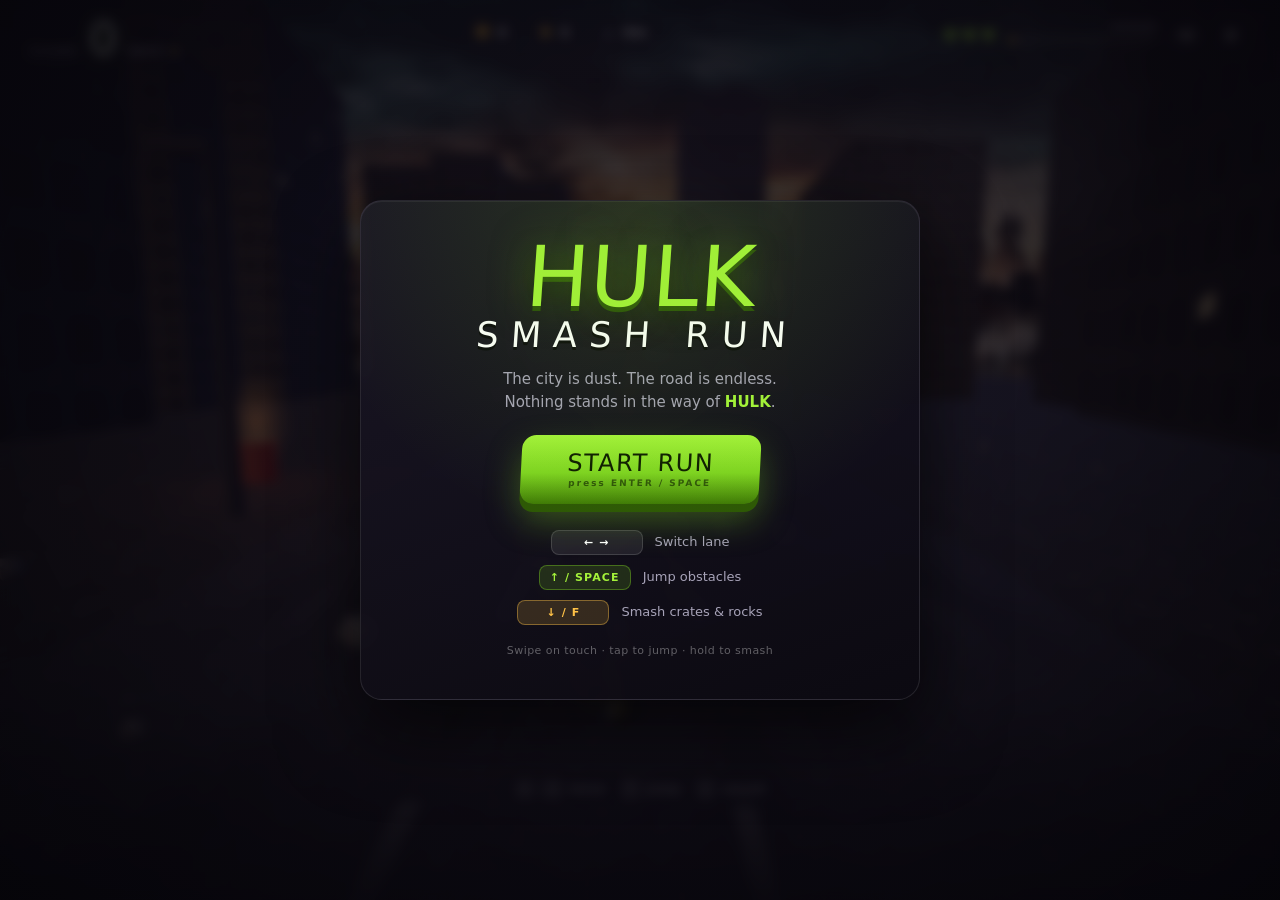
<file: index.html>
<!DOCTYPE html>
<html lang="en">
<head>
<meta charset="utf-8" />
<meta name="viewport" content="width=device-width, initial-scale=1, viewport-fit=cover, user-scalable=no" />
<meta name="theme-color" content="#0d0b12" />
<meta name="description" content="Hulk Smash Run — an endless 3D runner through a destroyed city. Smash crates and rocks, collect coins and stars, jump the rubble and dodge the rockets." />
<title>Hulk Smash Run — Endless Destroyed City Runner</title>
<link rel="preconnect" href="https://fonts.googleapis.com" />
<link rel="stylesheet" href="./styles/game.css" />
</head>
<body>
<div id="app">
  <canvas id="game"></canvas>

  <!-- cinematic edges -->
  <div class="vignette" aria-hidden="true"></div>
  <div class="scanlines" aria-hidden="true"></div>
  <div id="hurt-flash" aria-hidden="true"></div>

  <!-- ============================ HUD ============================ -->
  <header class="hud-top">
    <div class="hud-left">
      <div class="score-block">
        <span class="label">SCORE</span>
        <span id="hud-score" class="value">0</span>
        <span class="best">BEST <b id="hud-best">0</b></span>
      </div>
      <div id="hud-combo" class="combo">
        <span id="hud-combo-value">0 HIT</span>
        <div class="combo-bar"><i id="hud-combo-fill"></i></div>
      </div>
    </div>

    <div class="hud-center">
      <div class="pill" title="Coins">
        <svg viewBox="0 0 24 24" class="ico coin"><circle cx="12" cy="12" r="9" /><text x="12" y="16" text-anchor="middle">H</text></svg>
        <b id="hud-coins">0</b>
      </div>
      <div class="pill" title="Stars">
        <svg viewBox="0 0 24 24" class="ico star"><path d="M12 2l2.9 6.3 6.9.8-5 4.8 1.3 6.8L12 17.5 5.9 20.7 7.2 13.9 2.2 9.1l6.9-.8z" /></svg>
        <b id="hud-stars">0</b>
      </div>
      <div class="pill dist" title="Distance">
        <svg viewBox="0 0 24 24" class="ico dist"><path d="M4 20h4l3-11h2l3 11h4" fill="none" stroke-width="2" /></svg>
        <b id="hud-dist">0m</b>
      </div>
    </div>

    <div class="hud-right">
      <div id="hud-hearts" class="hearts" aria-label="Health">
        <i></i><i></i><i></i>
      </div>
      <div id="hud-rage-wrap" class="meter">
        <span class="label">SPEED</span>
        <div class="meter-bar"><i id="hud-speed-fill"></i></div>
        <span id="hud-bonus" class="bonus"></span>
      </div>
      <button id="btn-sound" class="icon-btn" type="button" aria-label="Mute sound">
        <svg viewBox="0 0 24 24" aria-hidden="true"><path class="snd-on" d="M4 9v6h4l5 4V5L8 9H4zm12.5-.5a5 5 0 010 7M19 5a9 9 0 010 14" fill="none" stroke="currentColor" stroke-width="1.8" stroke-linecap="round" stroke-linejoin="round"/><path class="snd-off" d="M4 9v6h4l5 4V5L8 9H4zM17 9l4 6M21 9l-4 6" fill="none" stroke="currentColor" stroke-width="1.8" stroke-linecap="round" stroke-linejoin="round"/></svg>
      </button>
      <button id="btn-pause" class="icon-btn" type="button" aria-label="Pause">
        <svg viewBox="0 0 24 24" aria-hidden="true"><rect x="7" y="5" width="3.6" height="14" rx="1.2" fill="currentColor"/><rect x="13.4" y="5" width="3.6" height="14" rx="1.2" fill="currentColor"/></svg>
      </button>
    </div>
  </header>

  <div id="hud-hint" class="hint">
    <kbd>←</kbd><kbd>→</kbd> move &nbsp; <kbd>↑</kbd> jump &nbsp; <kbd>↓</kbd> smash
  </div>

  <div id="popups" class="popups" aria-hidden="true"></div>
  <div id="toast" class="toast" role="status" aria-live="polite"></div>
  <div id="stage-banner" class="stage-banner"></div>

  <!-- touch controls -->
  <div class="touch-controls" aria-hidden="false">
    <div class="tc-left">
      <button class="tc-btn" data-action="left" type="button" aria-label="Move left">◀</button>
      <button class="tc-btn" data-action="right" type="button" aria-label="Move right">▶</button>
    </div>
    <div class="tc-right">
      <button class="tc-btn smash" data-action="smash" type="button" aria-label="Smash">SMASH</button>
      <button class="tc-btn jump" data-action="jump" type="button" aria-label="Jump">JUMP</button>
    </div>
  </div>

  <!-- ========================== SCREENS ========================== -->
  <section id="loading" class="screen loading is-open">
    <div class="loading-inner">
      <div class="brand small">HULK<span>SMASH RUN</span></div>
      <div class="load-track"><i id="loading-fill"></i></div>
      <p class="load-label">Waking the Hulk…</p>
    </div>
  </section>

  <section id="screen-start" class="screen" aria-hidden="true">
    <div class="panel start-panel">
      <div class="brand">HULK<span>SMASH RUN</span></div>
      <p class="tagline">The city is dust. The road is endless.<br />Nothing stands in the way of <b class="green">HULK</b>.</p>
      <button id="btn-start" class="cta" type="button">
        <span>START RUN</span>
        <small>press ENTER / SPACE</small>
      </button>
      <ul class="legend">
        <li><span class="lg-move">← →</span> Switch lane</li>
        <li><span class="lg-jump">↑ / SPACE</span> Jump obstacles</li>
        <li><span class="lg-smash">↓ / F</span> Smash crates &amp; rocks</li>
      </ul>
      <p class="tip">Swipe on touch · tap to jump · hold to smash</p>
    </div>
  </section>

  <section id="screen-pause" class="screen" aria-hidden="true">
    <div class="panel">
      <h2>PAUSED</h2>
      <p class="tagline">Even Hulk needs a breather.</p>
      <div class="row">
        <button id="btn-resume" class="cta" type="button"><span>RESUME</span></button>
        <button id="btn-quit" class="cta ghost" type="button"><span>QUIT</span></button>
      </div>
    </div>
  </section>

  <section id="screen-over" class="screen" aria-hidden="true">
    <div class="panel over-panel">
      <h2 class="over-title">RUN OVER</h2>
      <p class="tagline">The city held. Barely.</p>
      <div class="stats">
        <div><span>SCORE</span><b id="final-score">0</b></div>
        <div><span>DISTANCE</span><b id="final-distance">0 m</b></div>
        <div><span>COINS</span><b id="final-coins">0</b></div>
        <div><span>STARS</span><b id="final-stars">0</b></div>
        <div class="best-row"><span>BEST</span><b id="final-best">0</b></div>
      </div>
      <button id="btn-retry" class="cta" type="button">
        <span>RUN AGAIN</span>
        <small>ENTER</small>
      </button>
    </div>
  </section>

  <div id="fatal" class="fatal" hidden></div>
</div>

<script type="importmap">
{ "imports": { "three": "./vendor/three/three.module.min.js" } }
</script>
<script type="module">
  import { Game } from './src/game/game.js';

  const canvas = document.getElementById('game');
  let game;
  try {
    game = new Game(canvas);
    window.__game = game;
    await game.boot();
  } catch (err) {
    console.error(err);
    const fatal = document.getElementById('fatal');
    if (fatal) {
      fatal.hidden = false;
      fatal.innerHTML = `<h2>Could not start</h2><pre>${String(err && err.message || err)}</pre>
        <p>This game needs WebGL2. Try a recent Chrome, Edge, Firefox or Safari with hardware acceleration enabled.</p>`;
    }
    document.getElementById('loading')?.classList.add('is-gone');
  }

  // ENTER anywhere starts / restarts
  window.addEventListener('keydown', (e) => {
    if (!game) return;
    if (e.code === 'Enter' && (game.state === 'ready' || game.state === 'over')) game.startRun();
  });
  // first click unlocks audio
  window.addEventListener('pointerdown', () => game && game.audio.init(), { once: true });
</script>
</body>
</html>
</file>
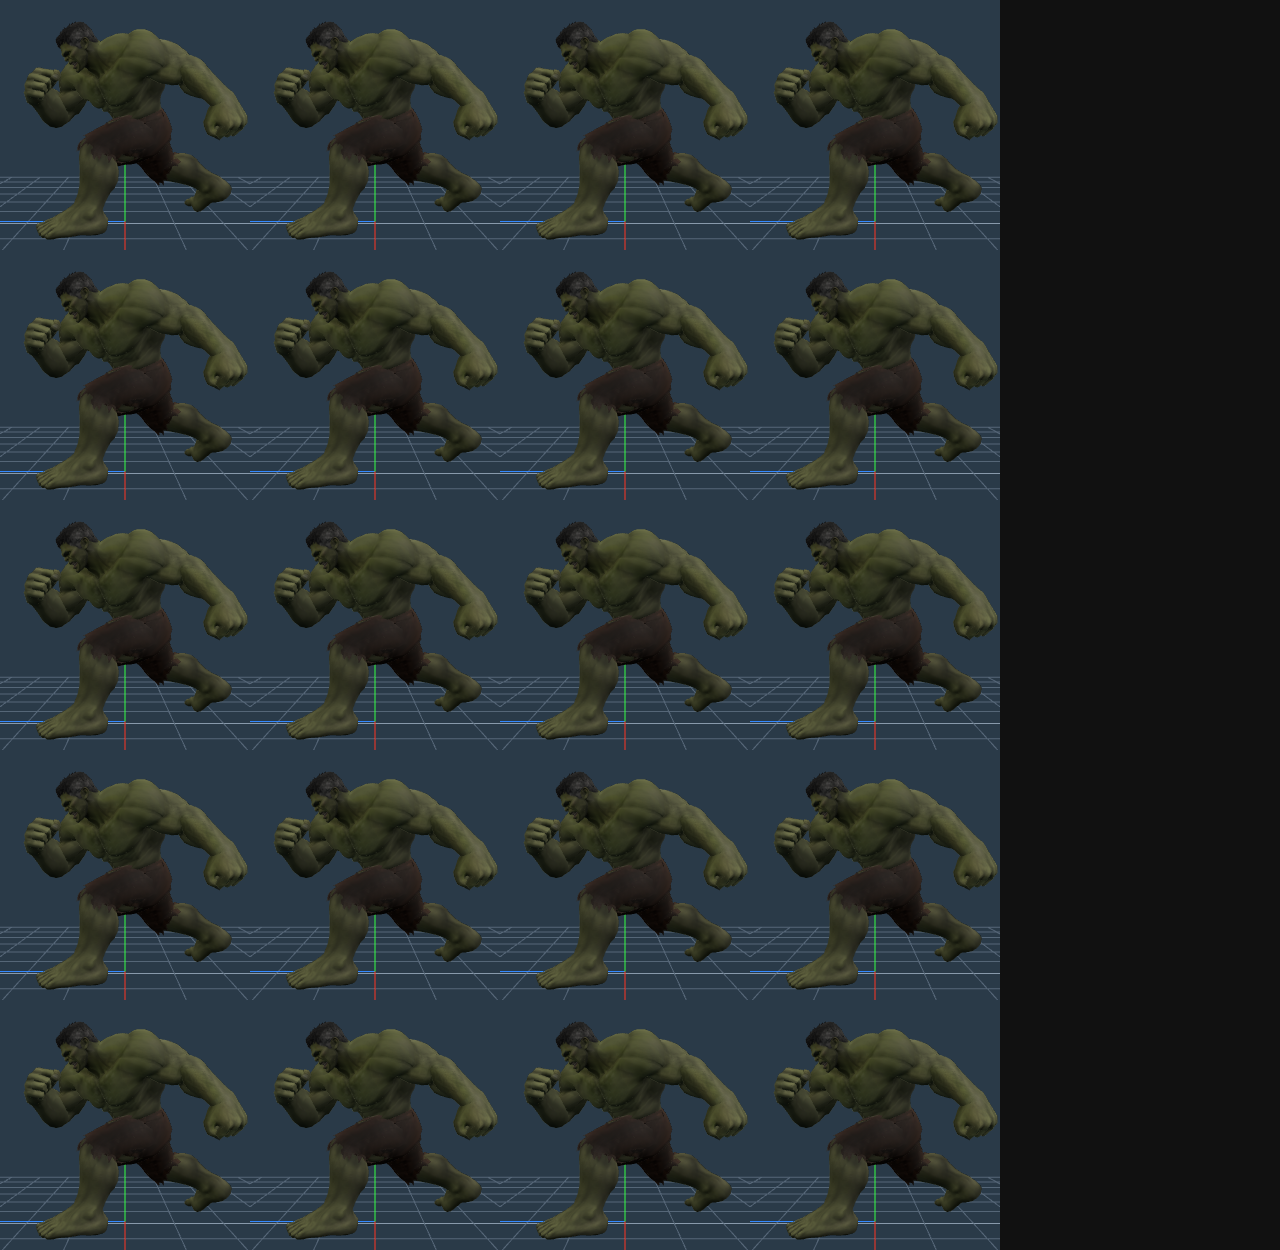
<file: tools/axisprobe.html>
<!DOCTYPE html>
<html>
<head><meta charset="utf-8"><title>Axis Probe</title>
<style>html,body{margin:0;background:#111;overflow:hidden}canvas{display:block}</style>
</head>
<body>
<script type="importmap">
{ "imports": { "three": "../vendor/three/three.module.min.js" } }
</script>
<script type="module">
import * as THREE from 'three';
import { GLTFLoader } from '../vendor/three/addons/loaders/GLTFLoader.js';

const p = new URLSearchParams(location.search);
const BONES = (p.get('bones') || 'Bip001 L UpperArm_023,Bip001 L Forearm_024,Bip001 L Thigh_05,Bip001 L Calf_06,Bip001 Spine1_017').split(',');
const ANGLE = +(p.get('ang') || 45) * Math.PI / 180;
const VIEW = p.get('view') || 'side';
const TILE = 250;

const renderer = new THREE.WebGLRenderer({ antialias: true });
renderer.setPixelRatio(1);
renderer.setSize(TILE * 4, TILE * BONES.length, false);
document.body.appendChild(renderer.domElement);
const scene = new THREE.Scene();
scene.background = new THREE.Color(0x2a3a48);
scene.add(new THREE.HemisphereLight(0xffffff, 0x556677, 2.6));
const dl = new THREE.DirectionalLight(0xffffff, 1.5); dl.position.set(3, 5, -4); scene.add(dl);
scene.add(new THREE.GridHelper(6, 12, 0x8899aa, 0x556677));
// axis markers: red=+X, green=+Y, blue=+Z(forward)
const arrow = (c, dir) => {
  const a = new THREE.ArrowHelper(new THREE.Vector3(...dir), new THREE.Vector3(0, 0.02, 0), 1.6, c, 0.25, 0.15);
  scene.add(a);
};
arrow(0xff3322, [1, 0, 0]); arrow(0x33ff44, [0, 1, 0]); arrow(0x3388ff, [0, 0, 1]);

const gltf = await new GLTFLoader().loadAsync('../Model.glb');
const model = gltf.scene; scene.add(model);
const bones = {};
model.traverse(o => { if (o.isBone) bones[o.name] = o; });
const rest = {};
for (const k in bones) rest[k] = bones[k].quaternion.clone();
const restPos = {};
for (const k in bones) restPos[k] = bones[k].position.clone();

// convert world axis -> parent-space axis (at rest)
const qParentWorld = {};
model.updateMatrixWorld(true);
model.traverse(o => {
  if (o.isBone) {
    const pw = new THREE.Quaternion();
    if (o.parent) o.parent.getWorldQuaternion(pw);
    qParentWorld[o.name] = pw;
  }
});

function rotWorldAxis(boneName, axisWorld, angle) {
  const b = bones[boneName];
  if (!b) return;
  const inv = qParentWorld[boneName].clone().invert();
  const ax = axisWorld.clone().applyQuaternion(inv).normalize();
  const dq = new THREE.Quaternion().setFromAxisAngle(ax, angle);
  b.quaternion.copy(rest[boneName]).premultiply(dq);
}

const axes = [new THREE.Vector3(1, 0, 0), new THREE.Vector3(0, 1, 0), new THREE.Vector3(0, 0, 1)];
const camPos = { front: [0, 1.1, -4], side: [4, 1.1, 0], back: [0, 1.1, 4], q: [3, 1.7, -3] }[VIEW];
const cam = new THREE.PerspectiveCamera(35, 1, 0.1, 100);
cam.position.set(...camPos); cam.lookAt(0, 1.0, 0);
cam.updateProjectionMatrix();

BONES.forEach((bn, r) => {
  [null, ...axes].forEach((ax, c) => {
    for (const k in bones) bones[k].quaternion.copy(rest[k]);
    if (ax) rotWorldAxis(bn, ax, ANGLE);
    model.updateMatrixWorld(true);
    const y = (BONES.length - 1 - r) * TILE;
    renderer.setViewport(c * TILE, y, TILE, TILE);
    renderer.setScissor(c * TILE, y, TILE, TILE);
    renderer.setScissorTest(true);
    renderer.render(scene, cam);
  });
});
window.__info = { bones: BONES, angleDeg: ANGLE * 180 / Math.PI, view: VIEW, cols: ['rest', '+X', '+Y', '+Z'] };
window.__ready = true;
</script>
</body>
</html>
</file>
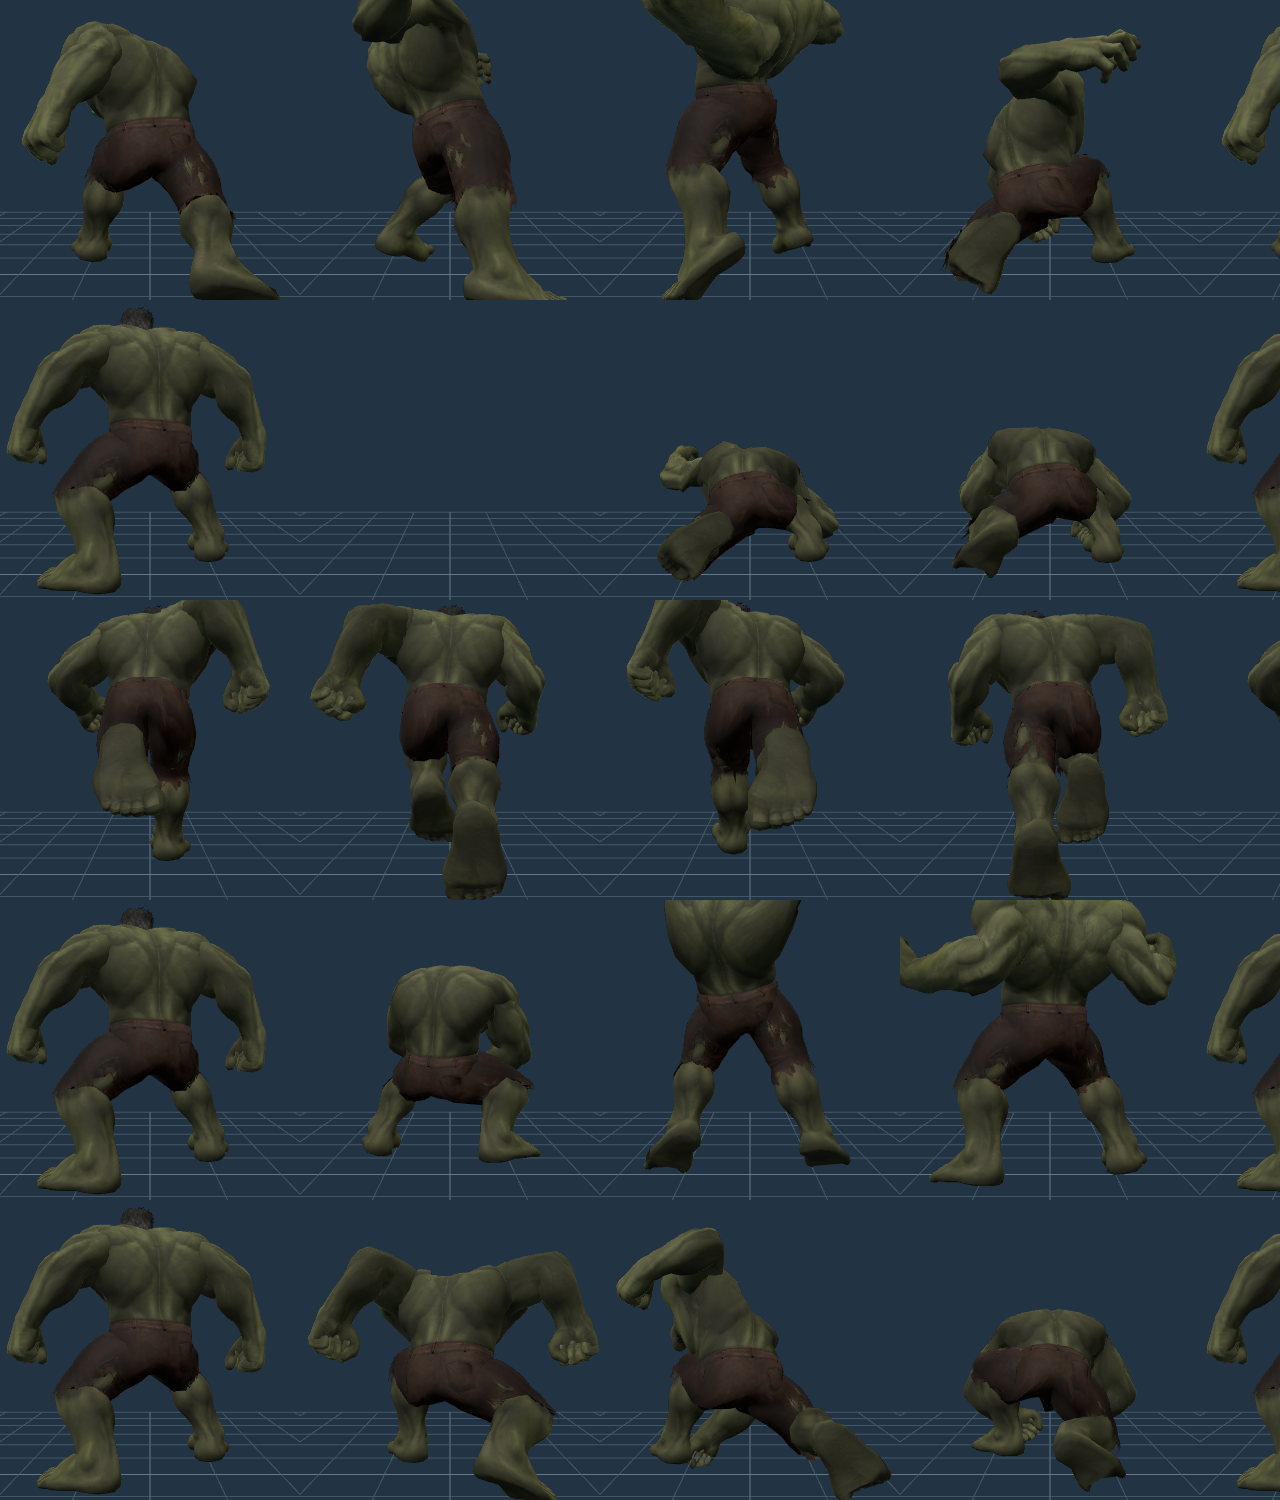
<file: tools/clipstudy.html>
<!DOCTYPE html>
<html>
<head><meta charset="utf-8"><title>Clip Study</title>
<style>html,body{margin:0;background:#111;overflow:hidden}canvas{display:block}
#lbl{position:fixed;left:4px;top:2px;color:#0f0;font:11px monospace;z-index:9}</style>
</head>
<body>
<script type="importmap">
{ "imports": { "three": "../vendor/three/three.module.min.js" } }
</script>
<script type="module">
import * as THREE from 'three';
import { GLTFLoader } from '../vendor/three/addons/loaders/GLTFLoader.js';

const p = new URLSearchParams(location.search);
const TILE = +(p.get('tile') || 300);
const camMode = p.get('cam') || 'front';
const clipFilter = p.get('clips') || '';
const times = (p.get('times') || '0,0.25,0.5,0.75,1').split(',').map(Number);

const renderer = new THREE.WebGLRenderer({ antialias: true, preserveDrawingBuffer: true });
renderer.setPixelRatio(1);
document.body.appendChild(renderer.domElement);
const scene = new THREE.Scene();
scene.background = new THREE.Color(0x223344);
scene.add(new THREE.HemisphereLight(0xffffff, 0x556677, 2.4));
const dl = new THREE.DirectionalLight(0xffffff, 1.8); dl.position.set(2, 5, -4); scene.add(dl);
const grid = new THREE.GridHelper(6, 12, 0x667788, 0x445566); scene.add(grid);

const gltf = await new GLTFLoader().loadAsync('../Model.glb');
const model = gltf.scene; scene.add(model);
let clips = gltf.animations;
const _lbl = document.getElementById('lbl');
if (clipFilter) clips = clips.filter(c => clipFilter.split('|').some(f => c.name.includes(f)));

const camPos = {
  front: [0, 1.05, -3.6],
  back: [0, 1.05, 3.6],
  side: [3.6, 1.05, 0],
  q: [2.4, 1.6, -2.6],
  q2: [-2.4, 1.6, -2.6],
}[camMode];

const cols = times.length, rows = clips.length;
renderer.setSize(cols * TILE, rows * TILE);
const cam = new THREE.PerspectiveCamera(35, 1, 0.1, 100);

const mixer = new THREE.AnimationMixer(model);
const actions = clips.map(c => mixer.clipAction(c));

for (let r = 0; r < rows; r++) {
  for (let c = 0; c < cols; c++) {
    actions.forEach(a => a.stop());
    mixer.stopAllAction();
    const a = actions[r];
    a.reset(); a.play();
    mixer.setTime(times[c] * clips[r].duration);
    model.updateMatrixWorld(true);
    renderer.setViewport(c * TILE, (rows - 1 - r) * TILE, TILE, TILE);
    renderer.setScissor(c * TILE, (rows - 1 - r) * TILE, TILE, TILE);
    renderer.setScissorTest(true);
    cam.aspect = 1; cam.position.set(...camPos); cam.lookAt(0, 0.95, 0);
    cam.updateProjectionMatrix();
    renderer.render(scene, cam);
  }
}
// labels drawn with DOM? just report names in order
window.__info = { clips: clips.map(c => c.name + ' ' + c.duration.toFixed(2)), times };
if (_lbl) _lbl.textContent = clips.map((c, i) => i + ': ' + c.name.split('@')[1]).join('  ');
window.__ready = true;
</script>
</body>
</html>
</file>
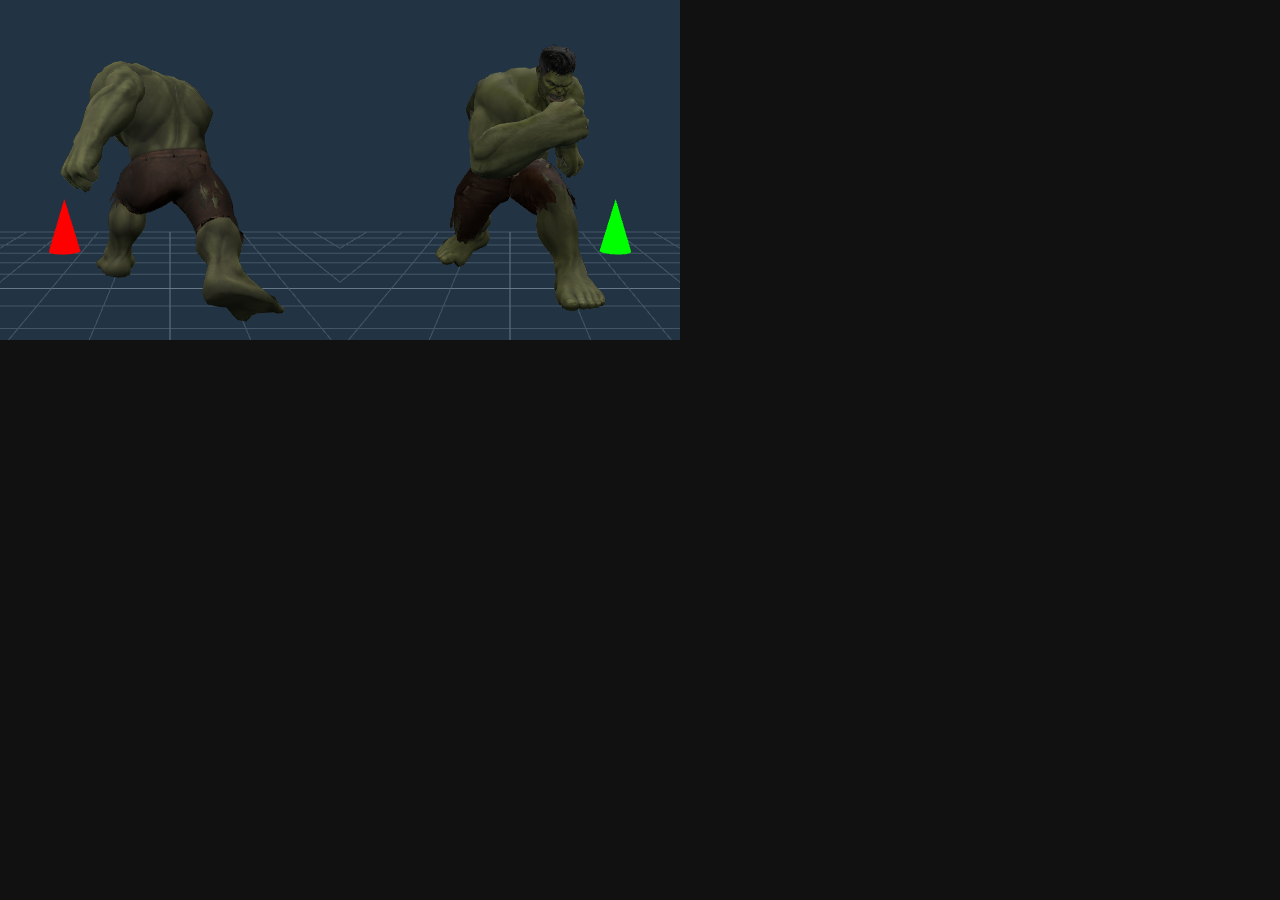
<file: tools/orient.html>
<!DOCTYPE html>
<html>
<head><meta charset="utf-8"><title>Orient Test</title>
<style>html,body{margin:0;background:#111;overflow:hidden}canvas{display:block}</style>
</head>
<body>
<script type="importmap">
{ "imports": { "three": "../vendor/three/three.module.min.js" } }
</script>
<script type="module">
import * as THREE from 'three';
import { GLTFLoader } from '../vendor/three/addons/loaders/GLTFLoader.js';

const TILE = 340;
const renderer = new THREE.WebGLRenderer({ antialias: true });
renderer.setPixelRatio(1);
renderer.setSize(TILE * 2, TILE, false);
document.body.appendChild(renderer.domElement);
const scene = new THREE.Scene();
scene.background = new THREE.Color(0x223344);
scene.add(new THREE.HemisphereLight(0xffffff, 0x556677, 2.6));
const dl = new THREE.DirectionalLight(0xffffff, 1.6); dl.position.set(2, 5, -4); scene.add(dl);
scene.add(new THREE.GridHelper(6, 12, 0x667788, 0x445566));

// red cone at +Z, green cone at -Z
const mk = (c, z) => { const m = new THREE.Mesh(new THREE.ConeGeometry(0.18, 0.6, 12), new THREE.MeshBasicMaterial({ color: c })); m.position.set(1.2, 0.3, z); scene.add(m); };
mk(0xff0000, 1.6); mk(0x00ff00, -1.6);

const gltf = await new GLTFLoader().loadAsync('../Model.glb');
const model = gltf.scene; scene.add(model);
const box = new THREE.Box3().setFromObject(model);
const size = new THREE.Vector3(); box.getSize(size);
const center = new THREE.Vector3(); box.getCenter(center);

// print bone positions
const boneInfo = {};
model.updateMatrixWorld(true);
const v = new THREE.Vector3();
['Bip001 Head_020', 'Bip001 Pelvis_03', 'Bip001 L Toe0_08', 'Bip001 L Hand_025'].forEach(n => {
  const b = model.getObjectByName(n);
  if (b) { b.getWorldPosition(v); boneInfo[n] = v.toArray().map(x => +x.toFixed(2)); }
});

const cam = new THREE.PerspectiveCamera(35, 1, 0.1, 100);
[[0, 1.2, -4.5], [0, 1.2, 4.5], [4.5, 1.2, 0], [2.6, 1.9, -2.6]].forEach((pos, i) => {
  if (i > 1) return;
  renderer.setViewport(i * TILE, 0, TILE, TILE);
  renderer.setScissor(i * TILE, 0, TILE, TILE);
  renderer.setScissorTest(true);
  cam.position.set(...pos); cam.lookAt(0, 1.0, 0); cam.updateProjectionMatrix();
  renderer.render(scene, cam);
});
window.__info = { size: size.toArray().map(x => +x.toFixed(2)), center: center.toArray().map(x => +x.toFixed(2)), boneInfo };
window.__ready = true;
</script>
</body>
</html>
</file>
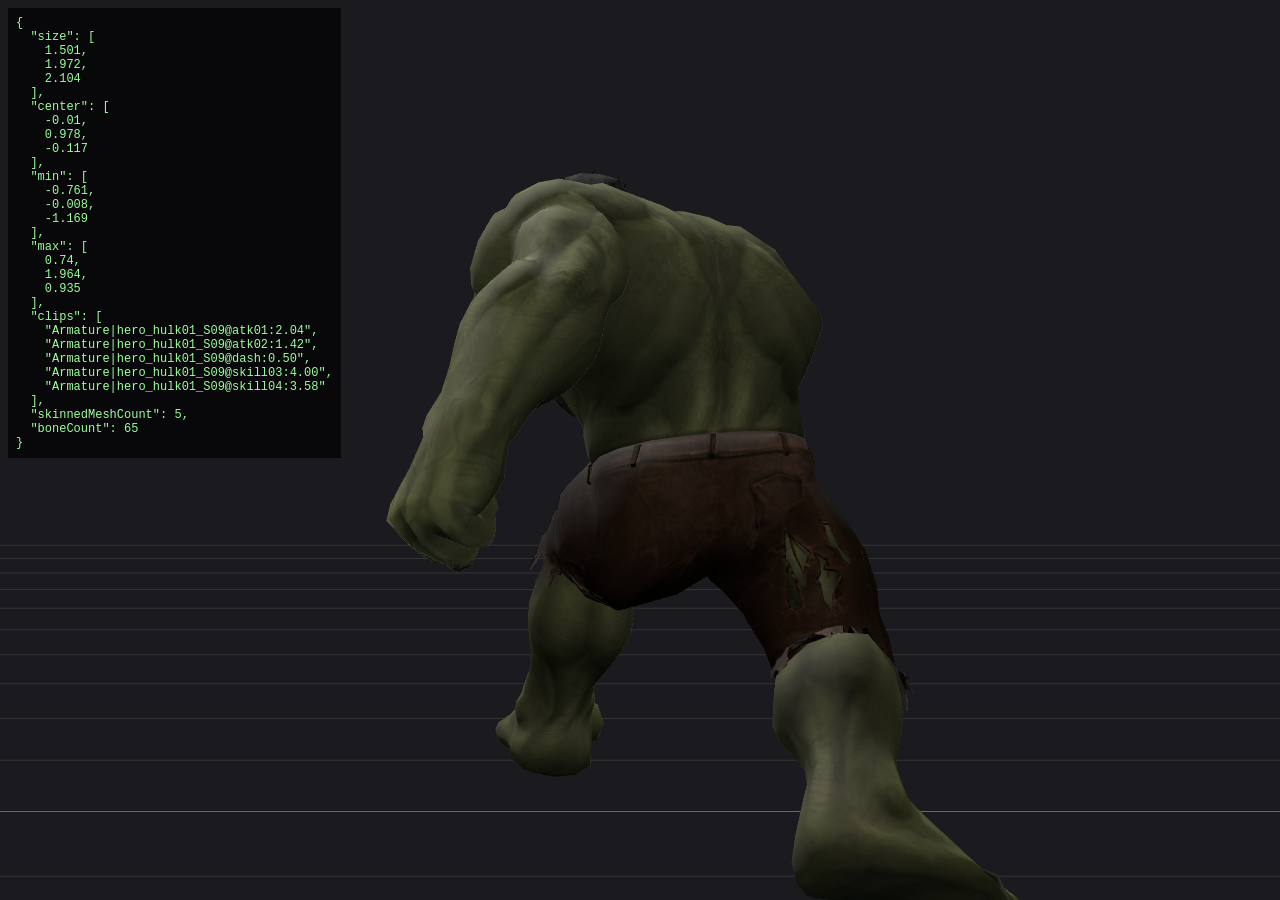
<file: tools/rigstudy.html>
<!DOCTYPE html>
<html>
<head><meta charset="utf-8"><title>Hulk Rig Study</title>
<style>
  html,body{margin:0;height:100%;background:#1a1a1f;overflow:hidden}
  canvas{display:block}
  #hud{position:fixed;left:8px;top:8px;color:#9f9;font:12px monospace;white-space:pre;background:#000a;padding:8px;z-index:10}
</style>
</head>
<body>
<div id="hud"></div>
<script type="importmap">
{ "imports": { "three": "../vendor/three/three.module.min.js" } }
</script>
<script type="module">
import * as THREE from 'three';
import { GLTFLoader } from '../vendor/three/addons/loaders/GLTFLoader.js';
import { SkeletonHelper } from 'three';

const W = 1400, H = 900;
const renderer = new THREE.WebGLRenderer({ antialias: true });
renderer.setSize(W, H);
renderer.setPixelRatio(1);
renderer.outputColorSpace = THREE.SRGBColorSpace;
document.body.appendChild(renderer.domElement);

const scene = new THREE.Scene();
scene.background = new THREE.Color(0x1a1a1f);
scene.add(new THREE.HemisphereLight(0xffffff, 0x445566, 2.2));
const d = new THREE.DirectionalLight(0xffffff, 2.0); d.position.set(3, 6, 5); scene.add(d);
const cam = new THREE.PerspectiveCamera(35, W / H, 0.1, 100);

const loader = new GLTFLoader();
const gltf = await loader.loadAsync('../Model.glb');
const model = gltf.scene;
scene.add(model);

const box = new THREE.Box3().setFromObject(model);
const size = new THREE.Vector3(); box.getSize(size);
const center = new THREE.Vector3(); box.getCenter(center);

const skinned = [];
model.traverse(o => { if (o.isSkinnedMesh) skinned.push(o); });

// find bones
const bones = {};
model.traverse(o => { if (o.isBone) bones[o.name] = o; });

const helper = new SkeletonHelper(model);
helper.material.linewidth = 2;
scene.add(helper);
helper.visible = false;

const grid = new THREE.GridHelper(10, 20, 0x666666, 0x333333);
scene.add(grid);

const clips = {};
gltf.animations.forEach(c => clips[c.name] = c);
let mixer = new THREE.AnimationMixer(model);
let current = null;

const params = new URLSearchParams(location.search);
const clipName = params.get('clip') || '';
const t = parseFloat(params.get('t') || '0');

if (clipName && clips[clipName]) {
  const act = mixer.clipAction(clips[clipName]);
  act.play();
  mixer.setTime(t);
}

if (params.get('skel') === '1') helper.visible = true;

// expose measurable data
const info = {
  size: size.toArray().map(v => +v.toFixed(3)),
  center: center.toArray().map(v => +v.toFixed(3)),
  min: box.min.toArray().map(v => +v.toFixed(3)),
  max: box.max.toArray().map(v => +v.toFixed(3)),
  clips: Object.keys(clips).map(k => k + ':' + clips[k].duration.toFixed(2)),
  skinnedMeshCount: skinned.length,
  boneCount: Object.keys(bones).length,
};
window.__info = info;
document.getElementById('hud').textContent = JSON.stringify(info, null, 2);

// camera
const view = params.get('view') || 'front';
const dist = 4.2;
const views = {
  front: [0, 1.5, -dist],
  back: [0, 1.5, dist],
  side: [dist, 1.5, 0],
  three4: [dist * 0.75, 2.4, -dist * 0.75],
  top: [0.01, 6, 0],
};
const p = views[view];
cam.position.set(p[0], p[1], p[2]);
cam.lookAt(0, 1.1, 0);
renderer.render(scene, cam);
window.__ready = true;
</script>
</body>
</html>
</file>
<file: styles/game.css>
/* ==========================================================================
   Hulk Smash Run — UI skin
   Dark, industrial, gamma-green accents. Comic-book weight on the type.
   ========================================================================== */

:root {
  --hulk:        #7ed321;
  --hulk-bright: #a4f23a;
  --hulk-deep:   #3f7a06;
  --gold:        #ffc247;
  --danger:      #ff4d3d;
  --ink:         #0b0a10;
  --ink-2:       #14121c;
  --paper:       #f3f0e8;
  --muted:       #a7a3b8;
  --font-display: Impact, "Haettenschweiler", "Arial Narrow Bold", "Anton", system-ui, sans-serif;
  --font-ui: "Inter", "Segoe UI", system-ui, -apple-system, sans-serif;
}

* { box-sizing: border-box; }

html, body {
  margin: 0;
  padding: 0;
  height: 100%;
  background: #08070c;
  color: var(--paper);
  font-family: var(--font-ui);
  overflow: hidden;
  -webkit-font-smoothing: antialiased;
  overscroll-behavior: none;
  touch-action: none;
  user-select: none;
  -webkit-user-select: none;
  -webkit-tap-highlight-color: transparent;
}

#app { position: fixed; inset: 0; }

canvas#game {
  position: absolute;
  inset: 0;
  width: 100%;
  height: 100%;
  display: block;
  touch-action: none;
}

/* ---------- cinematic overlays ---------- */
.vignette {
  position: absolute; inset: 0; pointer-events: none;
  background:
    radial-gradient(ellipse at 50% 45%, transparent 45%, rgba(0,0,0,.55) 100%),
    linear-gradient(to bottom, rgba(10,8,16,.75), transparent 22%, transparent 78%, rgba(10,8,16,.85));
  z-index: 3;
}
.scanlines {
  position: absolute; inset: 0; pointer-events: none; opacity: .16; z-index: 4;
  background-image: repeating-linear-gradient(to bottom, rgba(255,255,255,.06) 0 1px, transparent 1px 3px);
  mix-blend-mode: overlay;
}
#hurt-flash {
  position: absolute; inset: 0; pointer-events: none; z-index: 5;
  background: radial-gradient(ellipse at center, rgba(255,0,0,0) 40%, rgba(200,12,12,.85) 100%);
  opacity: 0; transition: opacity .12s linear;
}
#hurt-flash.on { opacity: 1; }

/* ============================== HUD ============================== */
.hud-top {
  position: absolute; inset: 0 0 auto 0; z-index: 6;
  display: flex; align-items: flex-start; justify-content: space-between;
  gap: 12px; padding: 16px clamp(12px, 3vw, 30px);
  pointer-events: none;
}
.hud-top > * { pointer-events: auto; }

.hud-left { display: flex; flex-direction: column; gap: 6px; }
.score-block { display: flex; align-items: baseline; gap: 10px; }
.label {
  font: 700 10px/1 var(--font-ui);
  letter-spacing: .22em; color: var(--muted); text-transform: uppercase;
}
.value {
  font: 400 clamp(28px, 4.6vw, 46px)/1 var(--font-display);
  letter-spacing: .02em;
  color: #fff;
  text-shadow: 0 0 18px rgba(126,211,33,.55), 0 3px 0 rgba(0,0,0,.5);
}
.best { font: 600 11px/1 var(--font-ui); color: var(--muted); letter-spacing: .12em; }
.best b { color: var(--gold); letter-spacing: 0; }

.combo {
  display: flex; align-items: center; gap: 8px;
  opacity: 0; transform: translateY(-4px) scale(.94);
  transition: opacity .14s ease, transform .14s ease;
}
.combo.is-visible { opacity: 1; transform: none; }
#hud-combo-value {
  font: 400 18px/1 var(--font-display);
  color: var(--hulk-bright); letter-spacing: .06em;
  text-shadow: 0 0 12px rgba(164,242,58,.65);
}
.combo-bar { width: 92px; height: 4px; background: rgba(255,255,255,.14); border-radius: 3px; overflow: hidden; }
.combo-bar i {
  display: block; height: 100%; width: 100%;
  background: linear-gradient(90deg, var(--hulk), var(--gold));
  transform-origin: left center; transform: scaleX(0);
}

.hud-center { display: flex; gap: 8px; align-items: center; }
.pill {
  display: flex; align-items: center; gap: 6px;
  padding: 6px 12px 6px 8px;
  background: rgba(12,10,18,.55);
  border: 1px solid rgba(255,255,255,.1);
  border-radius: 999px;
  backdrop-filter: blur(8px);
  font: 700 14px/1 var(--font-ui);
}
.pill b { color: #fff; font-variant-numeric: tabular-nums; }
.ico { width: 17px; height: 17px; }
.ico.coin circle { fill: #ffc247; stroke: #a97a05; stroke-width: 1.4; }
.ico.coin text { font: 700 9px Impact, sans-serif; fill: #7a5202; }
.ico.star path { fill: var(--gold); }
.ico.dist path { stroke: var(--muted); stroke-linecap: round; }

.hud-right { display: flex; align-items: center; gap: 8px; }
.hearts { display: flex; gap: 4px; margin-right: 4px; }
.hearts i {
  width: 15px; height: 15px; display: block;
  background: var(--hulk-bright);
  clip-path: polygon(50% 100%, 8% 46%, 8% 22%, 26% 6%, 50% 18%, 74% 6%, 92% 22%, 92% 46%);
  box-shadow: 0 0 10px rgba(164,242,58,.7);
  transition: background .18s, box-shadow .18s, transform .18s;
}
.hearts i.dead { background: rgba(255,255,255,.16); box-shadow: none; transform: scale(.86); }
.meter { display: flex; flex-direction: column; gap: 4px; align-items: flex-end; }
.meter-bar { width: clamp(80px, 14vw, 150px); height: 6px; background: rgba(255,255,255,.14); border-radius: 4px; overflow: hidden; }
.meter-bar i {
  display: block; height: 100%; width: 100%;
  background: linear-gradient(90deg, var(--hulk) 0%, var(--gold) 62%, var(--danger) 100%);
  transform-origin: left center; transform: scaleX(.05);
  transition: transform .18s linear;
}
.meter.is-hit .meter-bar i { filter: brightness(2.2); }
.bonus { font: 400 14px/1 var(--font-display); color: var(--gold); opacity: 0; transition: opacity .2s; }
.bonus.is-visible { opacity: 1; }

.icon-btn svg { width: 20px; height: 20px; display: block; margin: auto; }
.icon-btn .snd-off { display: none; }
.icon-btn.is-muted .snd-on { display: none; }
.icon-btn.is-muted .snd-off { display: block; }
.icon-btn {
  width: 38px; height: 38px; border-radius: 12px;
  display: grid; place-items: center;
  background: rgba(12,10,18,.6);
  border: 1px solid rgba(255,255,255,.12);
  color: var(--paper); font-size: 16px; line-height: 1;
  cursor: pointer; backdrop-filter: blur(8px);
  transition: background .15s, transform .1s, border-color .15s;
}
.icon-btn:hover { background: rgba(126,211,33,.18); border-color: rgba(126,211,33,.5); }
.icon-btn:active { transform: scale(.94); }

/* hint line */
.hint {
  position: absolute; left: 50%; bottom: 92px; transform: translateX(-50%);
  z-index: 6; display: flex; align-items: center; gap: 6px;
  font: 600 12px/1 var(--font-ui); color: rgba(255,255,255,.62);
  background: rgba(10,8,16,.5); padding: 8px 14px; border-radius: 999px;
  border: 1px solid rgba(255,255,255,.08);
  backdrop-filter: blur(6px);
  transition: opacity .5s ease, transform .5s ease;
  pointer-events: none;
}
.hint.is-hidden { opacity: 0; transform: translate(-50%, 10px); }
kbd {
  display: inline-block; min-width: 20px; padding: 2px 5px;
  font: 700 11px/1.2 var(--font-ui); text-align: center;
  color: #fff; background: rgba(255,255,255,.12);
  border: 1px solid rgba(255,255,255,.2); border-bottom-width: 2px;
  border-radius: 5px;
}

/* ======================= floating popups / toast ======================= */
.popups { position: absolute; inset: 0; z-index: 7; pointer-events: none; overflow: hidden; }
.pop {
  position: absolute; transform: translate(-50%, -50%);
  font: 400 22px/1 var(--font-display); letter-spacing: .03em;
  color: #fff; text-shadow: 0 2px 0 rgba(0,0,0,.5), 0 0 16px rgba(255,255,255,.35);
  animation: popUp .9s ease-out forwards;
}
.pop.coin { color: var(--gold); }
.pop.star { color: #fff3b0; font-size: 28px; }
.pop.crate { color: #e8c48b; }
.pop.rock { color: #d8d4cc; }
.pop.good { color: var(--hulk-bright); }
.pop.near { color: #9fe8ff; }
@keyframes popUp {
  0%   { opacity: 0; transform: translate(-50%, -30%) scale(.7); }
  22%  { opacity: 1; transform: translate(-50%, -60%) scale(1.1); }
  100% { opacity: 0; transform: translate(-50%, -170%) scale(1); }
}

.toast {
  position: absolute; left: 50%; top: 21%; z-index: 8;
  transform: translate(-50%, -14px) scale(.94);
  padding: 10px 22px; border-radius: 999px;
  font: 400 clamp(18px, 2.6vw, 26px)/1 var(--font-display); letter-spacing: .08em;
  color: #fff; background: rgba(10,8,16,.72);
  border: 1px solid rgba(255,255,255,.14);
  opacity: 0; pointer-events: none;
  transition: opacity .18s ease, transform .18s ease;
  white-space: nowrap;
}
.toast.is-visible { opacity: 1; transform: translate(-50%, 0) scale(1); }
.toast.big { color: var(--hulk-bright); border-color: rgba(126,211,33,.5); text-shadow: 0 0 24px rgba(126,211,33,.7); }
.toast.good { color: var(--hulk-bright); }
.toast.warn { color: #ffb3a8; border-color: rgba(255,77,61,.45); }

.stage-banner {
  position: absolute; left: 50%; top: 34%; z-index: 8;
  transform: translate(-50%, 8px); text-align: center;
  opacity: 0; pointer-events: none; transition: opacity .3s ease, transform .3s ease;
}
.stage-banner.is-visible { opacity: 1; transform: translate(-50%, 0); }
.stage-banner strong {
  display: block; font: 400 clamp(26px, 5vw, 52px)/1 var(--font-display);
  letter-spacing: .04em; color: #fff;
  text-shadow: 0 0 30px rgba(126,211,33,.6), 0 4px 0 rgba(0,0,0,.5);
}
.stage-banner span { font: 600 12px/1 var(--font-ui); letter-spacing: .3em; color: var(--hulk-bright); }

/* ============================ touch pad ============================ */
.touch-controls {
  position: absolute; inset: auto 0 0 0; z-index: 7;
  display: none; justify-content: space-between; align-items: flex-end;
  padding: 0 18px calc(18px + env(safe-area-inset-bottom));
  pointer-events: none;
}
.touch-controls > * { display: flex; gap: 12px; pointer-events: auto; }
.tc-btn {
  width: 66px; height: 66px; border-radius: 50%;
  background: rgba(12,10,18,.45);
  border: 1.5px solid rgba(255,255,255,.22);
  color: #fff; font: 700 15px/1 var(--font-ui);
  backdrop-filter: blur(6px);
  display: grid; place-items: center;
  transition: transform .08s, background .12s;
}
.tc-btn.is-down { transform: scale(.92); background: rgba(126,211,33,.35); }
.tc-btn.jump { width: 78px; height: 78px; border-color: rgba(126,211,33,.6); color: var(--hulk-bright); }
.tc-btn.smash { width: 78px; height: 78px; border-color: rgba(255,196,71,.6); color: var(--gold); font-size: 13px; }

@media (hover: none) and (pointer: coarse) {
  .touch-controls { display: flex; }
  .hint { display: none; }
}

/* ============================= screens ============================= */
.screen {
  position: absolute; inset: 0; z-index: 20;
  display: grid; place-items: center;
  background: radial-gradient(ellipse at 50% 40%, rgba(20,16,28,.7), rgba(6,5,10,.92));
  backdrop-filter: blur(6px);
  opacity: 0; visibility: hidden;
  transition: opacity .28s ease, visibility .28s;
  padding: 24px;
}
.screen.is-open { opacity: 1; visibility: visible; }

.panel {
  width: min(560px, 100%);
  text-align: center;
  padding: clamp(22px, 4vw, 40px);
  border-radius: 22px;
  background: linear-gradient(160deg, rgba(28,24,38,.92), rgba(12,10,18,.95));
  border: 1px solid rgba(255,255,255,.1);
  box-shadow: 0 30px 80px rgba(0,0,0,.7), inset 0 1px 0 rgba(255,255,255,.06);
  position: relative;
  overflow: hidden;
}
.panel::after {
  content: ''; position: absolute; inset: 0; pointer-events: none;
  background: radial-gradient(circle at 50% 0%, rgba(126,211,33,.16), transparent 60%);
}

.brand {
  font: 400 clamp(44px, 9vw, 84px)/.86 var(--font-display);
  letter-spacing: .01em;
  color: var(--hulk-bright);
  text-shadow: 0 0 40px rgba(126,211,33,.55), 0 5px 0 #24450a, 0 8px 24px rgba(0,0,0,.8);
  transform: skewX(-4deg);
}
.brand span {
  display: block;
  font-size: .42em;
  letter-spacing: .34em;
  color: #fff;
  text-shadow: 0 3px 0 rgba(0,0,0,.6);
  margin-top: .18em;
}
.brand.small { font-size: 34px; }

.tagline {
  margin: 18px auto 22px; max-width: 40ch;
  font: 500 clamp(13px, 1.6vw, 15px)/1.5 var(--font-ui);
  color: var(--muted);
}
.tagline .green { color: var(--hulk-bright); }

.cta {
  position: relative;
  display: inline-flex; flex-direction: column; align-items: center; gap: 4px;
  padding: 16px 46px;
  border: none; border-radius: 14px;
  background: linear-gradient(180deg, var(--hulk-bright), var(--hulk) 55%, var(--hulk-deep));
  color: #0d1b00;
  font: 400 24px/1 var(--font-display); letter-spacing: .06em;
  cursor: pointer;
  box-shadow: 0 8px 0 #2d5805, 0 16px 34px rgba(126,211,33,.35);
  transition: transform .1s ease, box-shadow .1s ease, filter .2s;
  transform: skewX(-3deg);
}
.cta small { font: 700 9px/1 var(--font-ui); letter-spacing: .22em; opacity: .62; }
.cta:hover { filter: brightness(1.08); }
.cta:active { transform: skewX(-3deg) translateY(4px); box-shadow: 0 4px 0 #2d5805, 0 8px 18px rgba(126,211,33,.3); }
.cta.ghost {
  background: transparent; color: var(--paper);
  border: 1.5px solid rgba(255,255,255,.25);
  box-shadow: none;
}
.cta.ghost:active { transform: skewX(-3deg) translateY(2px); }

.legend {
  list-style: none; margin: 26px 0 0; padding: 0;
  display: grid; gap: 10px;
  font: 500 13px/1.3 var(--font-ui); color: var(--muted);
}
.legend li { display: flex; align-items: center; gap: 12px; justify-content: center; }
.legend span {
  min-width: 92px; padding: 6px 10px; border-radius: 8px;
  background: rgba(255,255,255,.08); border: 1px solid rgba(255,255,255,.14);
  font: 700 11px/1 var(--font-ui); letter-spacing: .1em; color: #fff;
}
.lg-smash { background: rgba(255,196,71,.16) !important; border-color: rgba(255,196,71,.4) !important; color: var(--gold) !important; }
.lg-jump { background: rgba(126,211,33,.16) !important; border-color: rgba(126,211,33,.4) !important; color: var(--hulk-bright) !important; }
.tip { margin: 18px 0 0; font: 500 11px/1.4 var(--font-ui); color: rgba(255,255,255,.34); letter-spacing: .04em; }

h2 {
  font: 400 clamp(30px, 6vw, 52px)/1 var(--font-display);
  letter-spacing: .04em; margin: 0 0 8px;
  color: #fff; text-shadow: 0 0 26px rgba(126,211,33,.45);
}
.over-title { color: var(--danger); text-shadow: 0 0 26px rgba(255,77,61,.5); }

.stats {
  display: grid; grid-template-columns: 1fr 1fr; gap: 12px;
  margin: 24px 0 28px;
}
.stats > div {
  padding: 14px 10px; border-radius: 12px;
  background: rgba(255,255,255,.05); border: 1px solid rgba(255,255,255,.08);
  display: flex; flex-direction: column; gap: 6px;
}
.stats span { font: 700 9px/1 var(--font-ui); letter-spacing: .24em; color: var(--muted); }
.stats b { font: 400 26px/1 var(--font-display); color: #fff; letter-spacing: .02em; }
.stats .best-row { grid-column: span 2; background: rgba(255,194,71,.1); border-color: rgba(255,194,71,.3); }
.stats .best-row b { color: var(--gold); }

.row { display: flex; gap: 14px; justify-content: center; flex-wrap: wrap; }

/* loading */
.loading { background: #08070c; backdrop-filter: none; }
.loading.is-done { opacity: 0; visibility: hidden; }
.loading-inner { text-align: center; }
.load-track {
  width: min(320px, 66vw); height: 5px; margin: 26px auto 12px;
  background: rgba(255,255,255,.12); border-radius: 4px; overflow: hidden;
}
.load-track i {
  display: block; height: 100%; width: 0%;
  background: linear-gradient(90deg, var(--hulk-deep), var(--hulk-bright));
  transition: width .3s ease;
  box-shadow: 0 0 14px rgba(126,211,33,.8);
}
.load-label { font: 600 11px/1 var(--font-ui); letter-spacing: .2em; color: var(--muted); text-transform: uppercase; }

/* fatal */
.fatal[hidden] { display: none !important; }
.fatal {
  position: absolute; inset: 0; z-index: 40;
  display: grid; place-content: center; gap: 10px; text-align: center;
  background: #0a0910; padding: 30px;
}
.fatal pre { color: #ff8b7d; font-size: 12px; white-space: pre-wrap; max-width: 70ch; }
.fatal p { color: var(--muted); font-size: 13px; max-width: 60ch; }

/* small screens */
@media (max-width: 620px) {
  .hud-top { padding: 10px 10px 0; gap: 6px; }
  .hud-center .pill.dist { display: none; }
  .pill { padding: 5px 9px 5px 6px; font-size: 12px; gap: 4px; }
  .ico { width: 14px; height: 14px; }
  .value { font-size: clamp(24px, 7vw, 34px); }
  .best { display: none; }
  .meter { display: none; }
  .hearts { margin-right: 0; gap: 3px; }
  .hearts i { width: 12px; height: 12px; }
  .icon-btn { width: 32px; height: 32px; border-radius: 10px; }
  .icon-btn svg { width: 17px; height: 17px; }
  .combo-bar { width: 62px; }
  #hud-combo-value { font-size: 15px; }
  .legend { font-size: 12px; }
  .legend li { flex-direction: column; gap: 4px; }
  .hint { bottom: 110px; }
  .toast { top: 15%; font-size: 18px; padding: 8px 16px; }
  .stage-banner { top: 28%; }
  .stats b { font-size: 22px; }
}

@media (max-width: 400px) {
  .hud-center .pill { padding: 4px 7px; }
  .hud-center { gap: 5px; }
  .panel { padding: 18px 16px; }
  .brand { font-size: clamp(36px, 12vw, 56px); }
}
@media (max-height: 520px) {
  .brand { font-size: 40px; }
  .tagline { margin: 10px auto 14px; }
  .legend { margin-top: 14px; gap: 6px; }
  .hint { display: none; }
}
</file>
